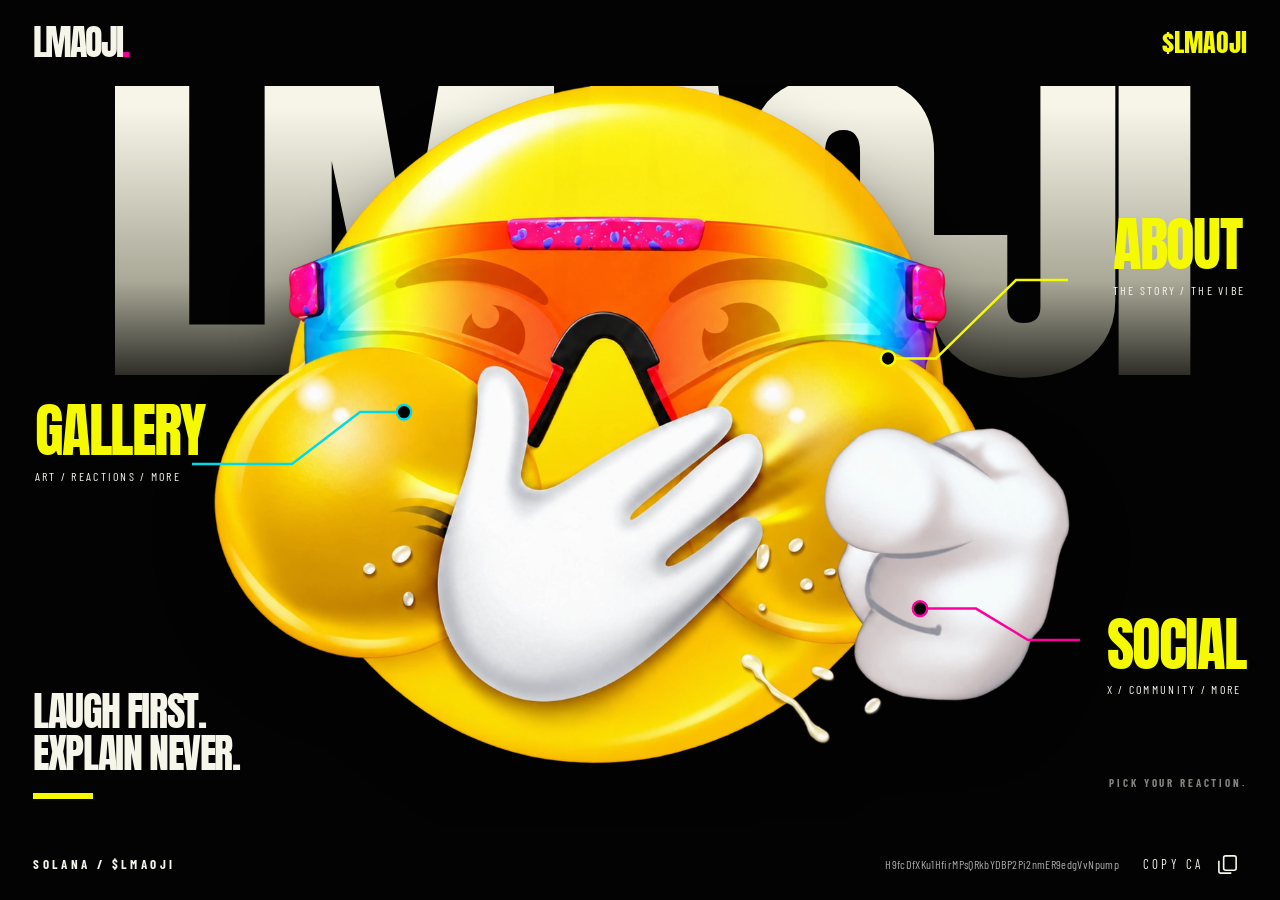
<file: index.html>
<!doctype html><html lang="en"><head><meta charset="utf-8"><meta name="viewport" content="width=device-width,initial-scale=1"><meta name="theme-color" content="#030303"><meta name="description" content="LMAOJI. A face for every bad take. A laugh for every timeline."><title>LMAOJI</title><link rel="icon" type="image/png" href="assets/favicon-original.png"><link rel="alternate icon" href="assets/favicon.ico"><link rel="apple-touch-icon" href="assets/favicon-original.png"><link rel="preload" href="assets/anton.ttf" as="font" type="font/ttf" crossorigin><link rel="stylesheet" href="style.css?v=2"><script src="config.js" defer></script><script src="app.js?v=2" defer></script></head><body class="page-home"><a href="#main" class="skip-link">Skip to content</a><header class="site-header"><a class="wordmark" href="index.html" aria-label="LMAOJI home">LMAOJI<span class="brand-dot">.</span></a><nav aria-label="Main navigation"><a href="index.html" aria-current="page">HOME</a><a href="about.html">ABOUT</a><a href="gallery.html">GALLERY</a><a href="social.html">SOCIAL</a></nav><span class="ticker">$LMAOJI</span></header><main id="main" class="home-stage"><h1 class="home-title" aria-label="LMAOJI">LMAOJI</h1><div class="hero-character"><picture><source media="(max-width:700px)" srcset="assets/character-small.webp"><img src="assets/character.webp" width="1280" height="1280" alt="LMAOJI laughing behind a rainbow visor, with a white-gloved hand pointing at you" fetchpriority="high"></picture></div><svg class="connectors" viewBox="0 0 1600 900" preserveAspectRatio="none" aria-hidden="true"><g class="connector gallery-line"><path d="M240 458H365L450 395H505"/><circle cx="505" cy="395" r="9"/></g><g class="connector about-line"><path d="M1335 235H1270L1170 330H1110"/><circle cx="1110" cy="330" r="9"/></g><g class="connector social-line"><path d="M1350 671H1285L1220 633H1150"/><circle cx="1150" cy="633" r="9"/></g></svg><a class="portal portal-gallery" href="gallery.html"><svg class="portal-frame" viewBox="0 0 280 120" preserveAspectRatio="none" aria-hidden="true"><path d="M18 1H279V102L261 119H1V18Z" pathLength="100"/></svg><span class="portal-number">02</span><span class="portal-title">GALLERY</span><span class="portal-caption">ART / REACTIONS / MORE</span></a><a class="portal portal-about" href="about.html"><svg class="portal-frame" viewBox="0 0 280 120" preserveAspectRatio="none" aria-hidden="true"><path d="M18 1H279V102L261 119H1V18Z" pathLength="100"/></svg><span class="portal-number">01</span><span class="portal-title">ABOUT</span><span class="portal-caption">THE STORY / THE VIBE</span></a><a class="portal portal-social" href="social.html"><svg class="portal-frame" viewBox="0 0 280 120" preserveAspectRatio="none" aria-hidden="true"><path d="M18 1H279V102L261 119H1V18Z" pathLength="100"/></svg><span class="portal-number">03</span><span class="portal-title">SOCIAL</span><span class="portal-caption">X / COMMUNITY / MORE</span></a><div class="home-manifesto"><p>LAUGH FIRST.<br>EXPLAIN NEVER.</p><i></i></div><span class="home-note micro">PICK YOUR REACTION.</span></main><footer class="site-footer"><span class="micro">SOLANA / $LMAOJI</span><div class="contract-bar"><span data-contract class="contract-value"></span><button class="copy-ca" type="button">COPY CA <svg viewBox="0 0 24 24" aria-hidden="true"><rect x="8" y="3" width="13" height="15" rx="2"/><path d="M16 21H5a2 2 0 0 1-2-2V8"/></svg></button></div></footer><div class="toast" role="status" aria-live="polite"></div></body></html>
</file>
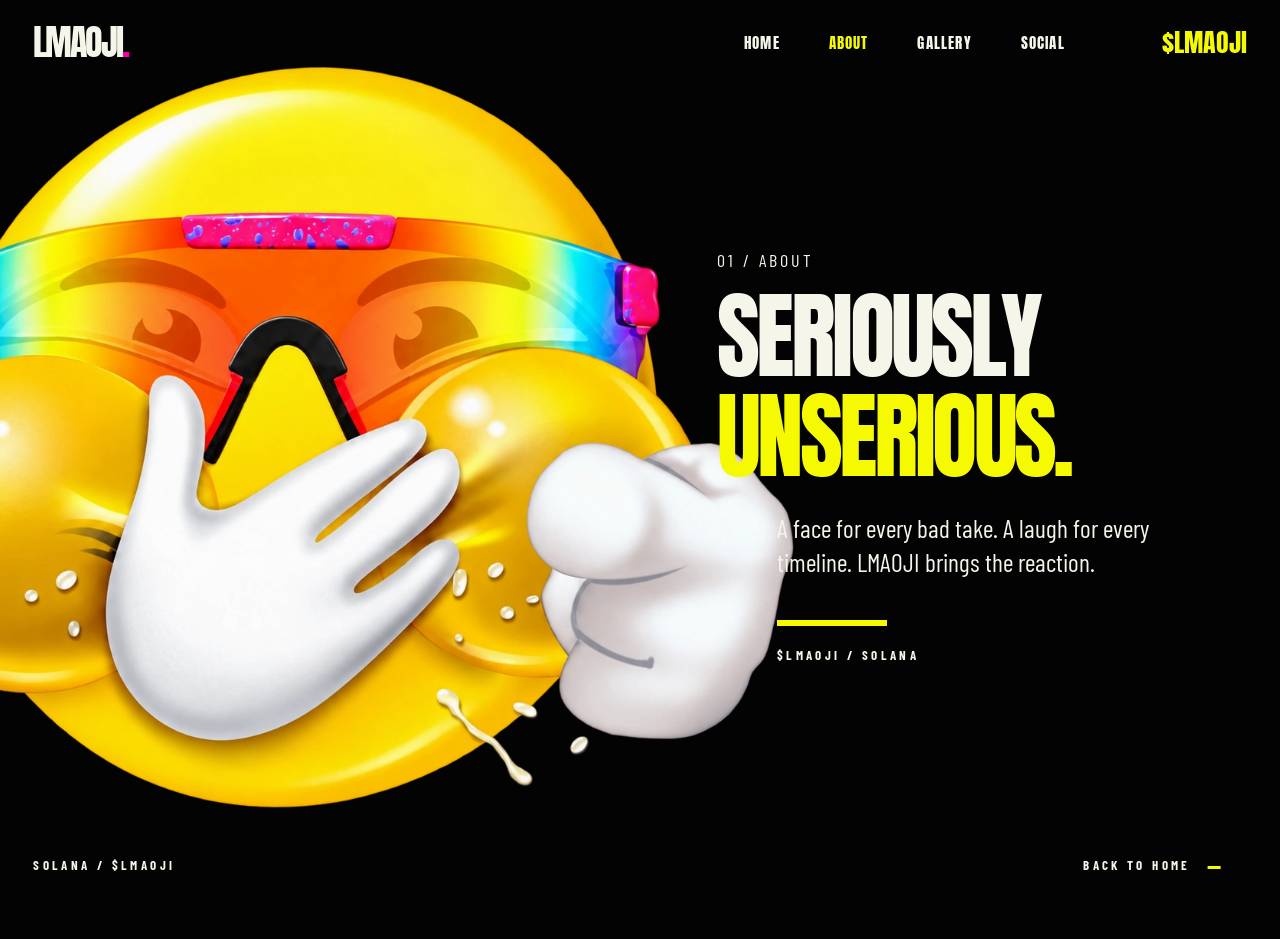
<file: about.html>
<!doctype html><html lang="en"><head><meta charset="utf-8"><meta name="viewport" content="width=device-width,initial-scale=1"><meta name="theme-color" content="#030303"><meta name="description" content="LMAOJI. A face for every bad take. A laugh for every timeline."><title>LMAOJI</title><link rel="icon" type="image/png" href="assets/favicon-original.png"><link rel="alternate icon" href="assets/favicon.ico"><link rel="apple-touch-icon" href="assets/favicon-original.png"><link rel="preload" href="assets/anton.ttf" as="font" type="font/ttf" crossorigin><link rel="stylesheet" href="style.css?v=2"><script src="config.js" defer></script><script src="app.js?v=2" defer></script></head><body class="page-about"><a href="#main" class="skip-link">Skip to content</a><header class="site-header"><a class="wordmark" href="index.html" aria-label="LMAOJI home">LMAOJI<span class="brand-dot">.</span></a><nav aria-label="Main navigation"><a href="index.html">HOME</a><a href="about.html" aria-current="page">ABOUT</a><a href="gallery.html">GALLERY</a><a href="social.html">SOCIAL</a></nav><span class="ticker">$LMAOJI</span></header><main id="main" class="about-stage"><div class="about-art"><img src="assets/character.webp" width="1280" height="1280" alt="A close-up of LMAOJI's glossy yellow face, rainbow visor and white gloves"></div><section class="about-copy"><p class="eyebrow">01 / ABOUT</p><h1>SERIOUSLY<br><span class="yellow">UNSERIOUS.</span></h1><p class="about-description">A face for every bad take. A laugh for every timeline. LMAOJI brings the reaction.</p><div class="small-rule"></div><p class="micro">$LMAOJI / SOLANA</p></section></main><footer class="site-footer"><span class="micro">SOLANA / $LMAOJI</span><a class="back-home micro" href="index.html">BACK TO HOME<span aria-hidden="true"> — </span></a></footer><div class="toast" role="status" aria-live="polite"></div></body></html>
</file>
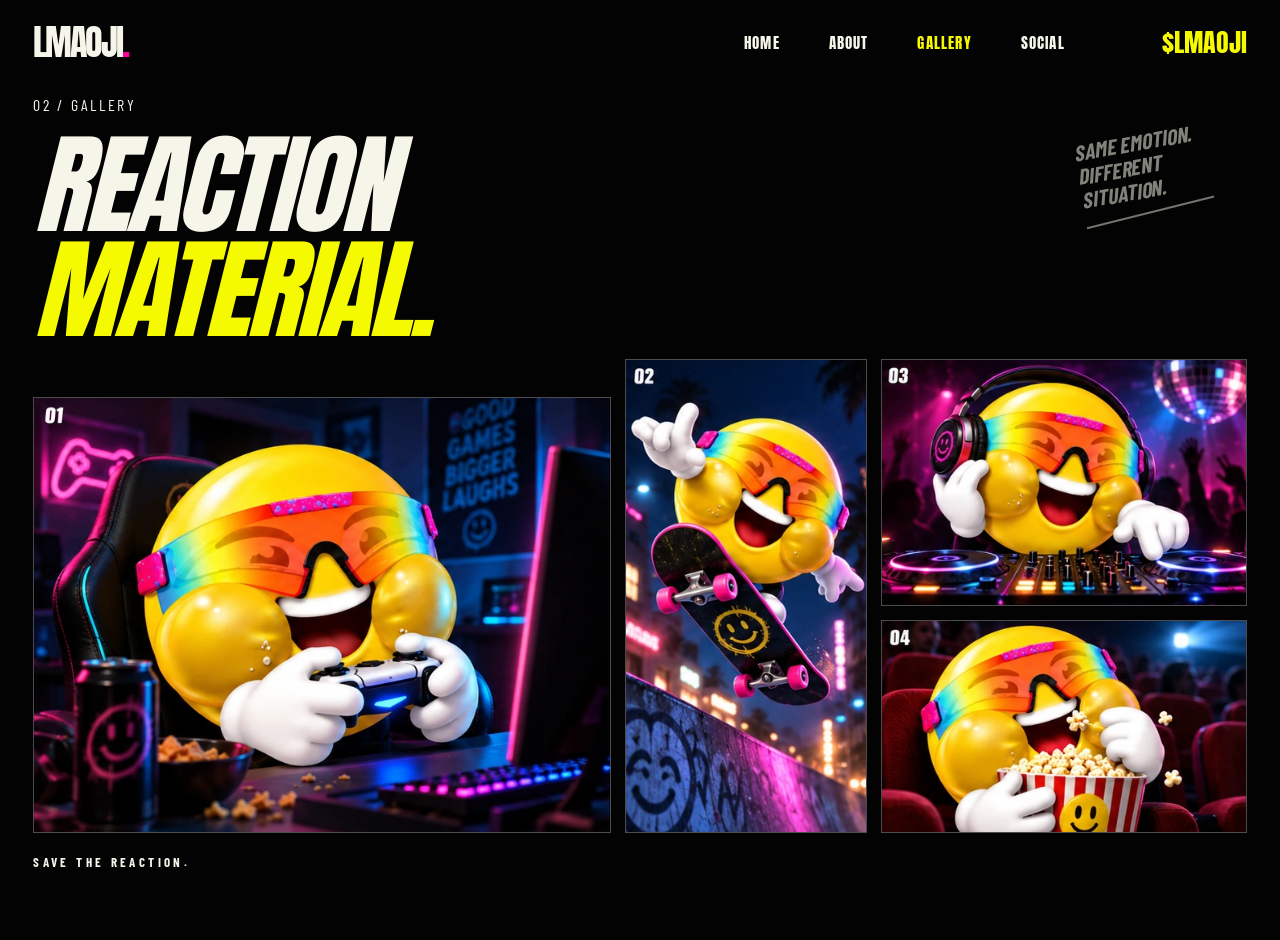
<file: gallery.html>
<!doctype html><html lang="en"><head><meta charset="utf-8"><meta name="viewport" content="width=device-width,initial-scale=1"><meta name="theme-color" content="#030303"><meta name="description" content="LMAOJI. A face for every bad take. A laugh for every timeline."><title>LMAOJI</title><link rel="icon" type="image/png" href="assets/favicon-original.png"><link rel="alternate icon" href="assets/favicon.ico"><link rel="apple-touch-icon" href="assets/favicon-original.png"><link rel="preload" href="assets/anton.ttf" as="font" type="font/ttf" crossorigin><link rel="stylesheet" href="style.css?v=2"><script src="config.js" defer></script><script src="app.js?v=2" defer></script></head><body class="page-gallery"><a href="#main" class="skip-link">Skip to content</a><header class="site-header"><a class="wordmark" href="index.html" aria-label="LMAOJI home">LMAOJI<span class="brand-dot">.</span></a><nav aria-label="Main navigation"><a href="index.html">HOME</a><a href="about.html">ABOUT</a><a href="gallery.html" aria-current="page">GALLERY</a><a href="social.html">SOCIAL</a></nav><span class="ticker">$LMAOJI</span></header><main id="main" class="gallery-stage"><div class="gallery-heading"><p class="eyebrow">02 / GALLERY</p><h1>REACTION<br><span class="yellow">MATERIAL.</span></h1></div><p class="gallery-note">SAME EMOTION.<br>DIFFERENT<br>SITUATION.<span></span></p><div class="gallery-grid"><figure class="photo photo-gaming"><img src="assets/gaming.webp" width="715" height="541" alt="LMAOJI laughing while gaming with a controller in a neon-lit room"><figcaption>01 / GAME FACE</figcaption></figure><figure class="photo photo-skating"><img src="assets/skating.webp" width="295" height="580" alt="LMAOJI performing a skateboard trick on a neon-lit street"><figcaption>02 / STREET MODE</figcaption></figure><figure class="photo photo-dj"><img src="assets/dj.webp" width="458" height="302" alt="LMAOJI DJing at a party under a disco ball"><figcaption>03 / AFTER HOURS</figcaption></figure><figure class="photo photo-cinema"><img src="assets/cinema.webp" width="458" height="262" alt="LMAOJI laughing in a cinema with a bucket of popcorn"><figcaption>04 / MAIN CHARACTER</figcaption></figure></div><p class="gallery-bottom micro">SAVE THE REACTION.</p></main><footer class="site-footer"><span class="micro">SOLANA / $LMAOJI</span><a class="back-home micro" href="index.html">BACK TO HOME<span aria-hidden="true"> — </span></a></footer><div class="toast" role="status" aria-live="polite"></div></body></html>
</file>
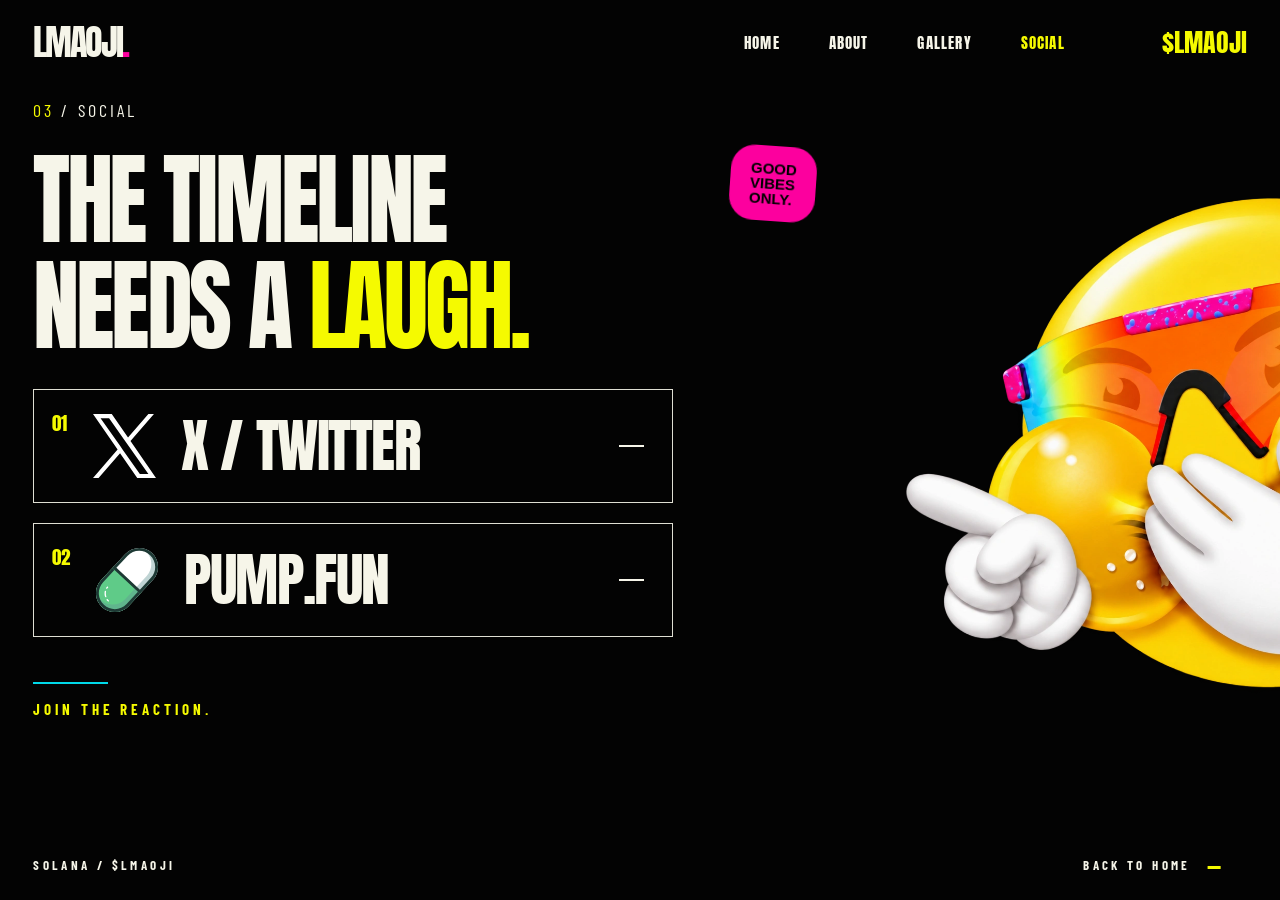
<file: social.html>
<!doctype html><html lang="en"><head><meta charset="utf-8"><meta name="viewport" content="width=device-width,initial-scale=1"><meta name="theme-color" content="#030303"><meta name="description" content="LMAOJI. A face for every bad take. A laugh for every timeline."><title>LMAOJI</title><link rel="icon" type="image/png" href="assets/favicon-original.png"><link rel="alternate icon" href="assets/favicon.ico"><link rel="apple-touch-icon" href="assets/favicon-original.png"><link rel="preload" href="assets/anton.ttf" as="font" type="font/ttf" crossorigin><link rel="stylesheet" href="style.css?v=2"><script src="config.js" defer></script><script src="app.js?v=2" defer></script></head><body class="page-social"><a href="#main" class="skip-link">Skip to content</a><header class="site-header"><a class="wordmark" href="index.html" aria-label="LMAOJI home">LMAOJI<span class="brand-dot">.</span></a><nav aria-label="Main navigation"><a href="index.html">HOME</a><a href="about.html">ABOUT</a><a href="gallery.html">GALLERY</a><a href="social.html" aria-current="page">SOCIAL</a></nav><span class="ticker">$LMAOJI</span></header><main id="main" class="social-stage"><div class="social-art"><img src="assets/social-character.webp" width="1000" height="1000" alt="LMAOJI points a white-gloved finger towards the social links"></div><section class="social-copy"><p class="eyebrow"><span class="yellow">03</span> / SOCIAL</p><h1>THE TIMELINE<br>NEEDS A <span class="yellow">LAUGH.</span></h1><div class="social-links"><a class="social-link" data-external="x" role="link" tabindex="0" aria-disabled="true"><span class="link-index">01</span><img class="social-icon" src="assets/x.svg" width="70" height="70" alt=""><span>X / TWITTER</span><i aria-hidden="true"></i></a><a class="social-link" data-external="pump" role="link" tabindex="0" aria-disabled="true"><span class="link-index">02</span><img class="social-icon" src="assets/pumpfun.svg" width="70" height="70" alt=""><span>PUMP.FUN</span><i aria-hidden="true"></i></a></div><p class="social-tagline micro"><span></span>JOIN THE REACTION.</p></section><div class="social-sticker">GOOD<br>VIBES<br>ONLY.</div></main><footer class="site-footer"><span class="micro">SOLANA / $LMAOJI</span><a class="back-home micro" href="index.html">BACK TO HOME<span aria-hidden="true"> — </span></a></footer><div class="toast" role="status" aria-live="polite"></div></body></html>
</file>
<file: style.css>
@font-face {
  font-family: Anton;
  src: url("assets/anton.ttf") format("truetype");
  font-display: swap;
  font-weight: 400;
}
@font-face {
  font-family: Barlow;
  src: url("assets/barlow.ttf") format("truetype");
  font-display: swap;
  font-weight: 400;
}
@font-face {
  font-family: Barlow;
  src: url("assets/barlow-bold.ttf") format("truetype");
  font-display: swap;
  font-weight: 700;
}
:root {
  --black: #030303;
  --white: #f6f5e9;
  --yellow: #f5fa00;
  --cyan: #00d9e9;
  --pink: #fc009e;
  --gutter: 2.6vw;
  color-scheme: dark;
}
* {
  box-sizing: border-box;
}
html {
  background: var(--black);
  scroll-behavior: smooth;
}
body {
  margin: 0;
  background: var(--black);
  color: var(--white);
  font: 18px/1.35 Barlow, Arial, sans-serif;
  min-height: 100svh;
  display: flex;
  flex-direction: column;
  overflow-x: clip;
}
h1,
h2,
p,
figure {
  margin: 0;
}
a {
  color: inherit;
  text-decoration: none;
}
button {
  color: inherit;
  font: inherit;
}
a,
button {
  -webkit-tap-highlight-color: transparent;
  touch-action: manipulation;
}
button {
  cursor: pointer;
}
img {
  display: block;
  max-width: 100%;
  height: auto;
}
h1,
.wordmark,
.ticker {
  font-family: Anton, Impact, sans-serif;
  font-weight: 400;
}
h1 {
  line-height: 1.02;
  letter-spacing: -0.035em;
}
a:focus-visible,
button:focus-visible {
  outline: 2px solid var(--yellow);
  outline-offset: 7px;
}
.yellow {
  color: var(--yellow);
}
.micro {
  font-size: 13px;
  font-family: Barlow, sans-serif;
  font-weight: 700;
  letter-spacing: 0.26em;
  line-height: 1.5;
}
.eyebrow {
  font-size: 18px;
  letter-spacing: 0.17em;
  margin-bottom: 14px;
}
.site-header {
  display: flex;
  align-items: center;
  justify-content: space-between;
  gap: 20px;
  padding: 20px var(--gutter);
  height: 86px;
  position: relative;
  z-index: 20;
}
.wordmark {
  font-size: clamp(27px, 2.8vw, 46px);
  line-height: 1;
  letter-spacing: -0.055em;
}
.brand-dot {
  color: var(--pink);
}
.ticker {
  font-size: clamp(20px, 2vw, 32px);
  line-height: 1;
  color: var(--yellow);
}
.site-header nav {
  display: flex;
  gap: clamp(22px, 3.8vw, 70px);
  margin-left: auto;
  margin-right: 6vw;
  font: 400 clamp(15px, 1.2vw, 21px) / 1 Anton, sans-serif;
  letter-spacing: 0.08em;
}
.site-header nav a {
  padding: 8px 0;
  position: relative;
}
.site-header nav a:after {
  content: "";
  position: absolute;
  left: 0;
  bottom: 0;
  width: 100%;
  height: 2px;
  background: var(--yellow);
  transform: scaleX(0);
  transform-origin: left;
  transition: transform 0.25s;
}
.site-header nav a:hover:after {
  transform: scaleX(1);
}
.site-header nav a[aria-current] {
  color: var(--yellow);
}
.page-home .site-header nav {
  display: none;
}
.site-footer {
  display: flex;
  justify-content: space-between;
  align-items: center;
  gap: 20px;
  min-height: 68px;
  padding: 16px var(--gutter);
  position: relative;
  z-index: 10;
  margin-top: auto;
}
.back-home {
  display: flex;
  gap: 16px;
  align-items: center;
}
.back-home span {
  width: 40px;
  color: var(--yellow);
  font-size: 24px;
  transition: width 0.25s;
}
.back-home:hover span {
  width: 65px;
}
.skip-link {
  position: fixed;
  top: -70px;
  left: 15px;
  padding: 12px 20px;
  background: var(--yellow);
  color: #000;
  z-index: 200;
}
.skip-link:focus {
  top: 12px;
}
.contract-bar {
  display: flex;
  align-items: center;
  gap: 16px;
}
.contract-value {
  font-size: 12px;
  max-width: 29vw;
  overflow-wrap: anywhere;
  color: #aaa;
  letter-spacing: 0.03em;
}
.contract-value:empty {
  display: none;
}
.copy-ca {
  display: flex;
  align-items: center;
  gap: 12px;
  border: 0;
  background: transparent;
  font-size: 13px;
  letter-spacing: 0.25em;
  padding: 8px;
}
.copy-ca svg {
  width: 23px;
  height: 23px;
  fill: none;
  stroke: currentColor;
  stroke-width: 1.7;
}
.copy-ca:hover {
  color: var(--yellow);
}
.home-stage {
  position: relative;
  isolation: isolate;
  flex: 1;
  min-height: 660px;
  height: calc(100svh - 154px);
  max-height: 1200px;
}
.home-title {
  position: absolute;
  z-index: -2;
  top: -4%;
  left: 5%;
  width: 90%;
  text-align: center;
  font-size: 27vw;
  line-height: 1;
  letter-spacing: -0.05em;
  color: #efefdf;
  background: linear-gradient(#f6f5e8 15%, #aaa998 65%, #141410 98%);
  background-clip: text;
  -webkit-background-clip: text;
  -webkit-text-fill-color: transparent;
  transform: scaleX(1.25);
  transform-origin: center;
  pointer-events: none;
}
.hero-character {
  position: absolute;
  width: min(69vw, 98vh);
  height: auto;
  left: 50%;
  top: 48%;
  translate: -50% -50%;
  z-index: 1;
  pointer-events: none;
  will-change: transform;
}
.hero-character img {
  width: 100%;
  filter: drop-shadow(0 28px 30px #0006);
}
.connectors {
  position: absolute;
  inset: 0;
  width: 100%;
  height: 100%;
  z-index: 2;
  pointer-events: none;
}
.connector {
  fill: none;
  stroke-width: 3;
  vector-effect: non-scaling-stroke;
}
.gallery-line {
  stroke: var(--cyan);
}
.about-line {
  stroke: var(--yellow);
}
.social-line {
  stroke: var(--pink);
}
.connector circle {
  fill: var(--black);
  stroke-width: 3;
}
.portal {
  --accent: var(--yellow);
  position: absolute;
  z-index: 4;
  padding: 18px 22px 20px;
  display: flex;
  flex-direction: column;
  gap: 8px;
  isolation: isolate;
  transition: translate 0.35s ease, filter 0.35s ease;
}
.portal-gallery {
  left: 1%;
  top: 40%;
  --accent: var(--cyan);
}
.portal-about {
  right: 1%;
  top: 15%;
}
.portal-social {
  right: 1%;
  bottom: 15%;
  --accent: var(--pink);
}
.portal-title {
  font: 400 clamp(36px, 4.6vw, 76px) / 1 Anton, sans-serif;
  color: var(--yellow);
  letter-spacing: -0.03em;
  transition: color 0.3s, text-shadow 0.3s;
  -webkit-text-stroke: 1px transparent;
}
.portal-caption {
  font-size: 12px;
  letter-spacing: 0.19em;
  white-space: nowrap;
}
.portal-number {
  position: absolute;
  top: 0;
  right: 14px;
  font-size: 11px;
  letter-spacing: 0.1em;
  opacity: 0;
  color: var(--accent);
  transition: opacity 0.3s;
}
.portal-frame {
  position: absolute;
  inset: 0;
  width: 100%;
  height: 100%;
  z-index: -1;
  overflow: visible;
  fill: #03030300;
  transition: fill 0.4s;
}
.portal-frame path {
  stroke: var(--accent);
  stroke-width: 1.6;
  vector-effect: non-scaling-stroke;
  stroke-dasharray: 100;
  stroke-dashoffset: 100;
  transition: stroke-dashoffset 0.6s cubic-bezier(0.22, 1, 0.36, 1);
}
.portal:hover,
.portal:focus-visible {
  translate: 0 -4px;
  outline: none;
  filter: drop-shadow(
    0 0 13px color-mix(in srgb, var(--accent) 23%, transparent)
  );
}
.portal:hover .portal-frame path,
.portal:focus-visible .portal-frame path {
  stroke-dashoffset: 0;
}
.portal:hover .portal-frame,
.portal:focus-visible .portal-frame {
  fill: #030303b3;
}
.portal:hover .portal-title,
.portal:focus-visible .portal-title {
  color: transparent;
  -webkit-text-stroke: 1.4px var(--accent);
}
.portal:hover .portal-number,
.portal:focus-visible .portal-number {
  opacity: 1;
}
.home-manifesto {
  position: absolute;
  bottom: 4%;
  left: var(--gutter);
  z-index: 3;
}
.home-manifesto p {
  font: 400 clamp(30px, 3.15vw, 52px) / 1.04 Anton, sans-serif;
  letter-spacing: -0.035em;
}
.home-manifesto i {
  display: block;
  width: 60px;
  height: 6px;
  background: var(--yellow);
  margin-top: 18px;
}
.home-note {
  position: absolute;
  bottom: 5%;
  right: var(--gutter);
  font-size: 11px;
  color: #83837d;
}
.about-stage {
  flex: 1;
  position: relative;
  min-height: calc(100svh - 154px);
  display: grid;
  grid-template-columns: 56% 44%;
  align-items: center;
  isolation: isolate;
}
.about-art {
  position: absolute;
  left: -12%;
  top: 50%;
  width: 75%;
  translate: 0 -50%;
  z-index: -1;
  pointer-events: none;
}
.about-art img {
  width: 100%;
}
.about-copy {
  grid-column: 2;
  padding: 35px 5vw 40px 0;
}
.about-copy h1 {
  font-size: 7.5vw;
  line-height: 1.04;
  letter-spacing: -0.04em;
  transform: scaleX(0.97);
  transform-origin: left;
  width: 104%;
}
.about-description {
  font: 400 clamp(22px, 2vw, 34px) / 1.35 Barlow, sans-serif;
  max-width: 510px;
  margin: 25px 0 0 4.7vw;
}
.small-rule {
  width: 110px;
  height: 6px;
  background: var(--yellow);
  margin: 40px 0 20px 4.7vw;
}
.about-copy .micro {
  margin-left: 4.7vw;
}
.gallery-stage {
  position: relative;
  flex: 1;
  padding: 8px var(--gutter) 0;
}
.gallery-heading h1 {
  font-size: clamp(65px, 8.6vw, 150px);
  font-style: italic;
  letter-spacing: -0.025em;
  line-height: 0.96;
}
.gallery-heading .eyebrow {
  font-size: 16px;
  margin-bottom: 16px;
}
.gallery-note {
  position: absolute;
  right: 6.5vw;
  top: 45px;
  font-size: clamp(17px, 1.7vw, 30px);
  line-height: 1.1;
  color: #82827b;
  font-style: italic;
  font-weight: 700;
  transform: rotate(-10deg);
}
.gallery-note span {
  display: block;
  height: 2px;
  background: #74746f;
  transform: rotate(-4deg);
  margin-top: 10px;
  width: 110%;
}
.gallery-grid {
  display: grid;
  grid-template-columns: 1.58fr 0.66fr 1fr;
  grid-template-rows: 1fr 0.86fr;
  gap: 14px;
  height: min(37vw, 620px);
  margin-top: 16px;
}
.photo {
  overflow: hidden;
  position: relative;
  border: 1px solid #ffffff40;
  background: #101013;
}
.photo-gaming {
  grid-column: 1;
  grid-row: 1/3;
  margin-top: 3vw;
}
.photo-skating {
  grid-column: 2;
  grid-row: 1/3;
}
.photo-dj {
  grid-column: 3;
  grid-row: 1;
}
.photo-cinema {
  grid-column: 3;
  grid-row: 2;
}
.photo img {
  width: 100%;
  height: 100%;
  object-fit: cover;
  transition: transform 0.65s cubic-bezier(0.22, 1, 0.36, 1), filter 0.6s;
}
.photo:hover img {
  transform: scale(1.035);
  filter: saturate(1.12);
}
.photo figcaption {
  position: absolute;
  left: 0;
  right: 0;
  bottom: 0;
  padding: 30px 15px 12px;
  background: linear-gradient(transparent, #000c);
  font-size: 12px;
  letter-spacing: 0.14em;
  translate: 0 100%;
  transition: translate 0.3s;
}
.photo:hover figcaption {
  translate: 0 0;
}
.gallery-bottom {
  margin-top: 20px;
}
.page-gallery .site-footer {
  padding-top: 0;
}
.page-gallery .site-footer > .micro {
  visibility: hidden;
}
.social-stage {
  position: relative;
  isolation: isolate;
  flex: 1;
  min-height: calc(100svh - 154px);
  padding: 12px var(--gutter) 25px;
  overflow: clip;
}
.social-copy {
  position: relative;
  z-index: 2;
  width: 62%;
}
.social-copy .eyebrow {
  margin-bottom: 24px;
}
.social-copy h1 {
  font-size: 7.9vw;
  line-height: 1.05;
  letter-spacing: -0.035em;
  white-space: nowrap;
  transform: scaleX(0.92);
  transform-origin: left;
}
.social-art {
  position: absolute;
  width: 64%;
  right: -17%;
  top: 48%;
  translate: 0 -50%;
  z-index: 1;
  pointer-events: none;
}
.social-art img {
  width: 100%;
}
.social-links {
  display: flex;
  flex-direction: column;
  gap: 20px;
  width: 85%;
  margin-top: 30px;
}
.social-link {
  display: flex;
  align-items: center;
  gap: 25px;
  position: relative;
  border: 1px solid #dfded3;
  padding: 18px 28px;
  min-height: 114px;
  transition: border-color 0.3s, background 0.3s, box-shadow 0.3s,
    translate 0.3s;
}
.link-index {
  font: 400 19px/1 Anton, sans-serif;
  color: var(--yellow);
  align-self: flex-start;
  margin: 6px 0 0 -10px;
}
.social-icon {
  width: clamp(40px, 5vw, 80px);
  height: clamp(40px, 5vw, 80px);
  object-fit: contain;
  flex-shrink: 0;
}
.social-link > span:not(.link-index) {
  font: 400 clamp(29px, 4.5vw, 76px) / 1 Anton, sans-serif;
  letter-spacing: -0.025em;
  white-space: nowrap;
}
.social-link i {
  width: 25px;
  height: 2px;
  background: var(--white);
  margin-left: auto;
  flex-shrink: 0;
  transition: width 0.3s, background 0.3s;
}
.social-link:hover,
.social-link:focus-visible {
  border-color: var(--yellow);
  background: #f4fa0010;
  box-shadow: inset 0 0 0 1px var(--yellow), 0 0 24px #f4fa0010;
  translate: 4px 0;
}
.social-link:hover i {
  width: 38px;
  background: var(--yellow);
}
.social-tagline {
  color: var(--yellow);
  margin-top: 45px;
  font-size: 15px;
}
.social-tagline > span {
  display: block;
  width: 75px;
  height: 2px;
  background: var(--cyan);
  margin-bottom: 14px;
}
.social-sticker {
  position: absolute;
  top: 8%;
  left: 57%;
  background: var(--pink);
  color: #000;
  padding: 15px 20px;
  border-radius: 24px;
  font: bold 15px/1 Arial, sans-serif;
  transform: rotate(4deg);
  z-index: 3;
}
.toast {
  position: fixed;
  bottom: 25px;
  left: 50%;
  max-width: calc(100% - 32px);
  width: max-content;
  padding: 14px 24px;
  background: var(--yellow);
  color: #050505;
  font-size: 18px;
  box-shadow: 0 8px 40px #000a;
  z-index: 90;
  opacity: 0;
  translate: -50% 15px;
  pointer-events: none;
  transition: opacity 0.25s, translate 0.25s;
}
.toast.visible {
  opacity: 1;
  translate: -50% 0;
}
@media (min-width: 1900px) {
  .home-stage {
    min-height: 800px;
  }
  .about-copy h1 {
    font-size: 7.2vw;
  }
  .site-header {
    height: 110px;
  }
  .site-footer {
    min-height: 80px;
  }
}
@media (max-width: 1000px) and (min-width: 701px) {
  .home-stage {
    min-height: 560px;
  }
  .portal {
    padding: 18px 15px;
  }
  .portal-caption {
    font-size: 10px;
    letter-spacing: 0.09em;
  }
  .hero-character {
    width: 76vw;
  }
  .home-manifesto {
    bottom: 5%;
  }
  .about-copy h1 {
    font-size: 7.7vw;
  }
  .social-links {
    width: 97%;
  }
  .social-link {
    gap: 16px;
    padding: 14px 20px;
    min-height: 95px;
  }
  .social-sticker {
    display: none;
  }
  .gallery-grid {
    height: 42vw;
  }
}
@media (max-width: 700px) {
  :root {
    --gutter: 20px;
  }
  .site-header {
    height: auto;
    min-height: 76px;
    padding: 19px 20px;
    flex-wrap: wrap;
    gap: 18px;
  }
  .wordmark {
    font-size: 32px;
  }
  .ticker {
    font-size: 22px;
  }
  .site-header nav {
    width: 100%;
    order: 3;
    justify-content: space-between;
    gap: 15px;
    margin: 0;
    font-size: 14px;
    border-top: 1px solid #ffffff24;
    padding-top: 16px;
  }
  .site-footer {
    padding: 18px 20px;
    min-height: 65px;
  }
  .micro {
    font-size: 11px;
    letter-spacing: 0.16em;
  }
  .home-stage {
    min-height: 660px;
    height: calc(100svh - 141px);
    max-height: 830px;
  }
  .home-title {
    top: 1%;
    left: 3%;
    width: 94%;
    font-size: 28vw;
    transform: scaleX(1.22);
  }
  .hero-character {
    width: 110vw;
    top: 39%;
    left: 50%;
  }
  .portal {
    padding: 14px 12px;
    gap: 5px;
    min-width: 115px;
  }
  .portal-title {
    font-size: 33px;
  }
  .portal-caption {
    font-size: 9px;
    letter-spacing: 0.08em;
    white-space: normal;
    max-width: 135px;
  }
  .portal-gallery {
    top: 44%;
    left: 2%;
    --accent: var(--cyan);
  }
  .portal-about {
    top: 15%;
    right: 2%;
  }
  .portal-social {
    bottom: 22%;
    right: 2%;
  }
  .portal-number {
    font-size: 9px;
    right: 9px;
  }
  .portal-frame path {
    stroke-dashoffset: 0;
    stroke-opacity: 0.55;
    stroke-width: 1;
  }
  .portal-frame {
    fill: #030303a3;
  }
  .connectors {
    display: none;
  }
  .home-manifesto {
    bottom: 8%;
    left: 20px;
  }
  .home-manifesto p {
    font-size: 29px;
  }
  .home-manifesto i {
    height: 4px;
    width: 40px;
    margin-top: 10px;
  }
  .home-note {
    bottom: 3%;
    font-size: 9px;
    right: 20px;
  }
  .contract-value {
    max-width: 37vw;
    font-size: 10px;
  }
  .copy-ca {
    font-size: 11px;
    gap: 8px;
    padding: 8px 0;
    letter-spacing: 0.1em;
  }
  .copy-ca svg {
    width: 20px;
  }
  .contract-bar {
    gap: 8px;
  }
  .about-stage {
    display: flex;
    flex-direction: column;
    min-height: 0;
    padding: 0 20px 30px;
  }
  .about-art {
    position: relative;
    left: auto;
    top: auto;
    translate: none;
    width: 115vw;
    max-width: none;
    margin: -8vw -20px -9vw -12vw;
    z-index: 0;
  }
  .about-copy {
    padding: 0;
    width: 100%;
    position: relative;
    z-index: 1;
  }
  .about-copy .eyebrow {
    font-size: 14px;
  }
  .about-copy h1 {
    font-size: 16.5vw;
    transform: none;
    width: 100%;
    line-height: 1.03;
  }
  .about-description {
    font-size: 22px;
    margin: 22px 0 0;
    max-width: 100%;
  }
  .small-rule {
    margin: 25px 0 16px;
    width: 75px;
    height: 4px;
  }
  .about-copy .micro {
    margin: 0;
  }
  .gallery-stage {
    padding: 16px 20px 0;
  }
  .gallery-heading h1 {
    font-size: 15.5vw;
  }
  .gallery-heading .eyebrow {
    font-size: 14px;
    margin-bottom: 12px;
  }
  .gallery-note {
    display: none;
  }
  .gallery-grid {
    grid-template-columns: 1fr 1fr;
    grid-template-rows: auto;
    height: auto;
    gap: 12px;
    margin-top: 24px;
  }
  .photo-gaming {
    grid-column: 1/3;
    grid-row: 1;
    margin: 0;
    aspect-ratio: 1.32;
  }
  .photo-skating {
    grid-column: 1;
    grid-row: 2/4;
  }
  .photo-dj {
    grid-column: 2;
    grid-row: 2;
    aspect-ratio: 1.13;
  }
  .photo-cinema {
    grid-column: 2;
    grid-row: 3;
    aspect-ratio: 1.13;
  }
  .photo figcaption {
    display: none;
  }
  .gallery-bottom {
    font-size: 11px;
    margin: 22px 0 18px;
  }
  .page-gallery .site-footer > .micro {
    display: none;
  }
  .page-gallery .site-footer {
    justify-content: flex-end;
    padding-top: 10px;
  }
  .social-stage {
    padding: 18px 20px 10px;
    min-height: 0;
    display: flex;
    flex-direction: column;
  }
  .social-copy {
    width: 100%;
  }
  .social-copy .eyebrow {
    font-size: 14px;
    margin-bottom: 22px;
  }
  .social-copy h1 {
    font-size: 12vw;
    transform: none;
  }
  .social-links {
    width: 100%;
    gap: 14px;
    margin-top: 25px;
  }
  .social-link {
    gap: 15px;
    padding: 16px 19px;
    min-height: 90px;
    background: #030303;
  }
  .social-icon {
    width: 42px;
    height: 42px;
  }
  .social-link > span:not(.link-index) {
    font-size: 9vw;
  }
  .link-index {
    font-size: 12px;
    margin-top: 3px;
    margin-left: -8px;
  }
  .social-link i {
    width: 20px;
  }
  .social-link:hover i {
    width: 22px;
  }
  .social-sticker {
    display: none;
  }
  .social-art {
    position: relative;
    top: auto;
    right: auto;
    translate: none;
    width: 110vw;
    margin: -3vw -20vw -6vw 4vw;
    order: 2;
  }
  .social-tagline {
    margin-top: 24px;
    font-size: 13px;
  }
  .social-tagline > span {
    width: 50px;
  }
  .eyebrow {
    font-size: 14px;
  }
  .back-home {
    gap: 10px;
  }
  .back-home span {
    width: 30px;
  }
  .toast {
    font-size: 16px;
    padding: 12px 18px;
  }
}
@media (max-width: 360px) {
  .portal-title {
    font-size: 29px;
  }
  .portal {
    min-width: 104px;
  }
  .home-stage {
    min-height: 620px;
  }
  .home-manifesto p {
    font-size: 27px;
  }
  .social-link {
    gap: 10px;
    padding-right: 12px;
  }
  .social-link > span:not(.link-index) {
    font-size: 8.8vw;
  }
}
@media (prefers-reduced-motion: reduce) {
  html {
    scroll-behavior: auto;
  }
  *,
  *:before,
  *:after {
    animation: none !important;
    transition: none !important;
  }
}

/* Native hardware cursor: instant response, no tracking layer. */
@media (hover: hover) and (pointer: fine) {
  html.glove-cursor,
  .glove-cursor body {
    cursor: url("assets/glove.svg") 12 2, auto;
  }
  .glove-cursor a,
  .glove-cursor button,
  .glove-cursor [role="link"] {
    cursor: url("assets/glove-link.svg") 18 3, pointer;
  }
  .glove-cursor input,
  .glove-cursor textarea,
  [contenteditable="true"] {
    cursor: text;
  }
}
.toast.visible {
  opacity: 1;
  translate: -50% 0;
}
@view-transition {
  navigation: auto;
}
@keyframes arrive {
  from {
    opacity: 0;
    filter: blur(5px);
    translate: 0 14px;
  }
  to {
    opacity: 1;
    filter: blur(0);
    translate: 0 0;
  }
}
@media (prefers-reduced-motion: no-preference) {
  .ready main {
    animation: arrive 0.65s cubic-bezier(0.2, 0.8, 0.2, 1) both;
  }
  ::view-transition-old(root) {
    animation-duration: 0.2s;
  }
  ::view-transition-new(root) {
    animation-duration: 0.35s;
  }
}

html {
  overflow-x: clip;
}
.home-stage {
  overflow: clip;
}
</file>
